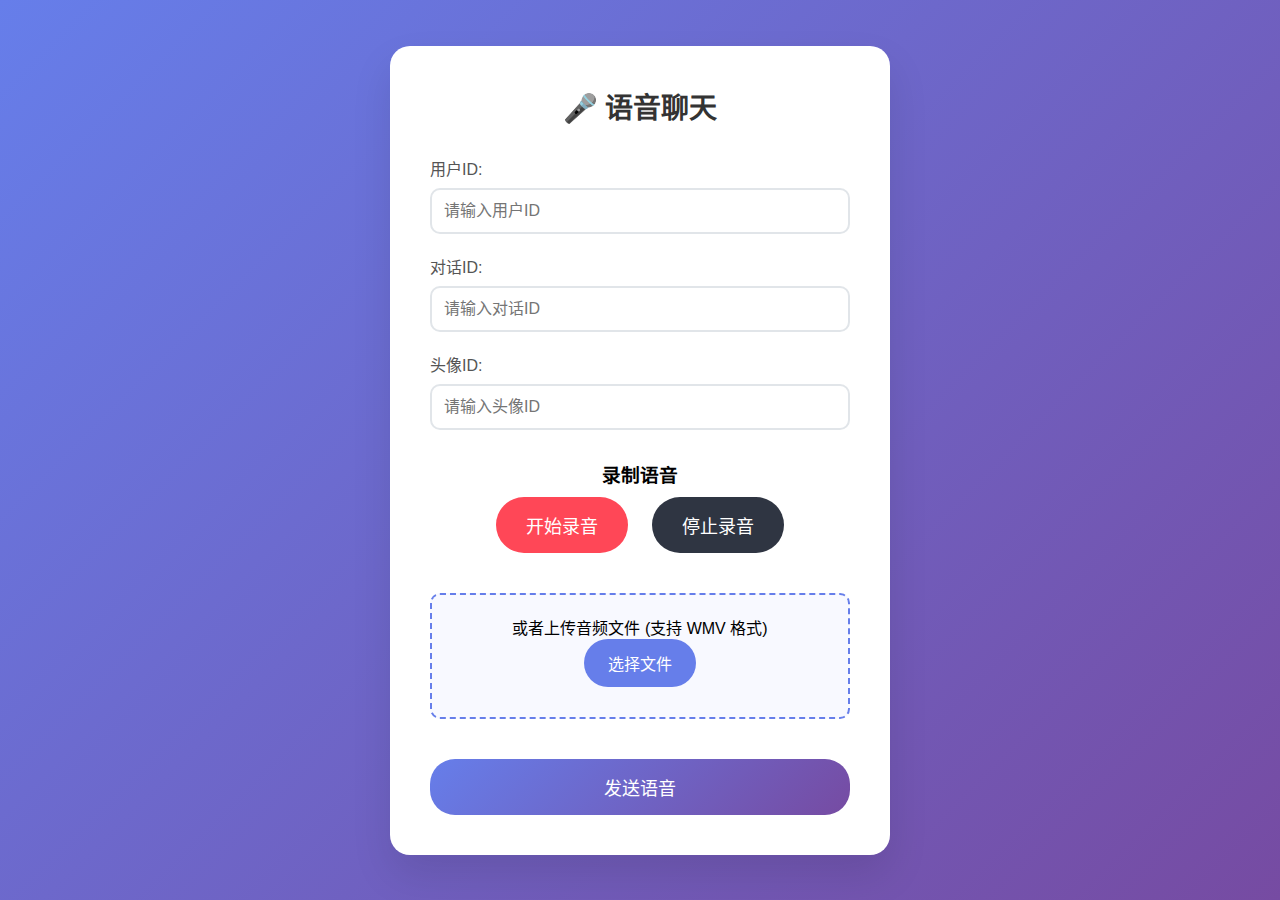
<file: docs/dev-ops/html/index.html>
<!DOCTYPE html>
<html lang="zh-CN">
<head>
    <meta charset="UTF-8">
    <meta name="viewport" content="width=device-width, initial-scale=1.0">
    <title>语音聊天 - JChat</title>
    <style>
        * {
            margin: 0;
            padding: 0;
            box-sizing: border-box;
        }

        body {
            font-family: 'Arial', sans-serif;
            background: linear-gradient(135deg, #667eea 0%, #764ba2 100%);
            min-height: 100vh;
            display: flex;
            justify-content: center;
            align-items: center;
        }

        .container {
            background: white;
            border-radius: 20px;
            padding: 40px;
            box-shadow: 0 20px 40px rgba(0, 0, 0, 0.1);
            max-width: 500px;
            width: 90%;
            text-align: center;
        }

        .title {
            color: #333;
            margin-bottom: 30px;
            font-size: 28px;
            font-weight: bold;
        }

        .form-group {
            margin-bottom: 20px;
            text-align: left;
        }

        .form-group label {
            display: block;
            margin-bottom: 8px;
            color: #555;
            font-weight: 500;
        }

        .form-group input {
            width: 100%;
            padding: 12px;
            border: 2px solid #e1e5e9;
            border-radius: 10px;
            font-size: 16px;
            transition: border-color 0.3s;
        }

        .form-group input:focus {
            outline: none;
            border-color: #667eea;
        }

        .audio-controls {
            margin: 30px 0;
        }

        .record-btn {
            background: #ff4757;
            color: white;
            border: none;
            padding: 15px 30px;
            border-radius: 50px;
            font-size: 18px;
            cursor: pointer;
            margin: 10px;
            transition: all 0.3s;
            min-width: 120px;
        }

        .record-btn:hover {
            background: #ff3742;
            transform: translateY(-2px);
        }

        .record-btn.recording {
            background: #ff6b7a;
            animation: pulse 1.5s infinite;
        }

        @keyframes pulse {
            0% { transform: scale(1); }
            50% { transform: scale(1.05); }
            100% { transform: scale(1); }
        }

        .stop-btn {
            background: #2f3542;
            color: white;
            border: none;
            padding: 15px 30px;
            border-radius: 50px;
            font-size: 18px;
            cursor: pointer;
            margin: 10px;
            transition: all 0.3s;
            min-width: 120px;
        }

        .stop-btn:hover {
            background: #1e2328;
            transform: translateY(-2px);
        }

        .file-upload {
            margin: 20px 0;
            padding: 20px;
            border: 2px dashed #667eea;
            border-radius: 10px;
            background: #f8f9ff;
        }

        .file-input {
            display: none;
        }

        .file-label {
            display: inline-block;
            padding: 12px 24px;
            background: #667eea;
            color: white;
            border-radius: 25px;
            cursor: pointer;
            transition: all 0.3s;
        }

        .file-label:hover {
            background: #5a67d8;
            transform: translateY(-2px);
        }

        .submit-btn {
            background: linear-gradient(135deg, #667eea 0%, #764ba2 100%);
            color: white;
            border: none;
            padding: 15px 40px;
            border-radius: 25px;
            font-size: 18px;
            cursor: pointer;
            margin-top: 20px;
            transition: all 0.3s;
            width: 100%;
        }

        .submit-btn:hover {
            transform: translateY(-2px);
            box-shadow: 0 10px 20px rgba(102, 126, 234, 0.3);
        }

        .submit-btn:disabled {
            background: #ccc;
            cursor: not-allowed;
            transform: none;
        }

        .audio-preview {
            margin: 20px 0;
            padding: 15px;
            background: #f8f9fa;
            border-radius: 10px;
            display: none;
        }

        .audio-preview audio {
            width: 100%;
            margin-top: 10px;
        }

        .status {
            margin: 15px 0;
            padding: 10px;
            border-radius: 5px;
            display: none;
        }

        .status.success {
            background: #d4edda;
            color: #155724;
            border: 1px solid #c3e6cb;
        }

        .status.error {
            background: #f8d7da;
            color: #721c24;
            border: 1px solid #f5c6cb;
        }

        .status.loading {
            background: #d1ecf1;
            color: #0c5460;
            border: 1px solid #bee5eb;
        }

        .recording-indicator {
            display: none;
            color: #ff4757;
            font-weight: bold;
            margin: 10px 0;
        }

        .recording-indicator.active {
            display: block;
        }

        .time-display {
            font-size: 18px;
            color: #333;
            margin: 10px 0;
        }
    </style>
</head>
<body>
<div class="container">
    <h1 class="title">🎤 语音聊天</h1>

    <form id="chatForm">
        <div class="form-group">
            <label for="userId">用户ID:</label>
            <input type="text" id="userId" name="userId" required placeholder="请输入用户ID">
        </div>

        <div class="form-group">
            <label for="chatId">对话ID:</label>
            <input type="text" id="chatId" name="chatId" required placeholder="请输入对话ID">
        </div>

        <div class="form-group">
            <label for="avatarId">头像ID:</label>
            <input type="text" id="avatarId" name="avatarId" required placeholder="请输入头像ID">
        </div>

        <div class="audio-controls">
            <h3>录制语音</h3>
            <div class="recording-indicator" id="recordingIndicator">
                🔴 正在录音... <span class="time-display" id="timeDisplay">00:00</span>
            </div>
            <button type="button" class="record-btn" id="recordBtn">开始录音</button>
            <button type="button" class="stop-btn" id="stopBtn" disabled>停止录音</button>
        </div>

        <div class="file-upload">
            <p>或者上传音频文件 (支持 WMV 格式)</p>
            <input type="file" id="audioFile" class="file-input" accept=".wmv,audio/*">
            <label for="audioFile" class="file-label">选择文件</label>
            <div id="fileName" style="margin-top: 10px; color: #666;"></div>
        </div>

        <div class="audio-preview" id="audioPreview">
            <p>音频预览:</p>
            <audio controls id="audioPlayer"></audio>
        </div>

        <div class="status" id="status"></div>

        <button type="submit" class="submit-btn" id="submitBtn">发送语音</button>
    </form>
</div>

<script>
    class VoiceChat {
        constructor() {
            this.mediaRecorder = null;
            this.audioChunks = [];
            this.recordedBlob = null;
            this.isRecording = false;
            this.recordingStartTime = null;
            this.timerInterval = null;

            this.initializeElements();
            this.bindEvents();
            this.checkMediaSupport();
        }

        initializeElements() {
            this.recordBtn = document.getElementById('recordBtn');
            this.stopBtn = document.getElementById('stopBtn');
            this.audioFile = document.getElementById('audioFile');
            this.audioPreview = document.getElementById('audioPreview');
            this.audioPlayer = document.getElementById('audioPlayer');
            this.submitBtn = document.getElementById('submitBtn');
            this.status = document.getElementById('status');
            this.fileName = document.getElementById('fileName');
            this.chatForm = document.getElementById('chatForm');
            this.recordingIndicator = document.getElementById('recordingIndicator');
            this.timeDisplay = document.getElementById('timeDisplay');
        }

        bindEvents() {
            this.recordBtn.addEventListener('click', () => this.startRecording());
            this.stopBtn.addEventListener('click', () => this.stopRecording());
            this.audioFile.addEventListener('change', (e) => this.handleFileSelect(e));
            this.chatForm.addEventListener('submit', (e) => this.handleSubmit(e));
        }

        checkMediaSupport() {
            if (!navigator.mediaDevices || !navigator.mediaDevices.getUserMedia) {
                this.showStatus('您的浏览器不支持录音功能，请使用现代浏览器', 'error');
                this.recordBtn.disabled = true;
            }
        }

        async startRecording() {
            try {
                const stream = await navigator.mediaDevices.getUserMedia({
                    audio: {
                        echoCancellation: true,
                        noiseSuppression: true,
                        sampleRate: 44100
                    }
                });

                this.mediaRecorder = new MediaRecorder(stream, {
                    mimeType: 'audio/webm;codecs=opus'
                });

                this.audioChunks = [];
                this.isRecording = true;
                this.recordingStartTime = Date.now();

                this.mediaRecorder.ondataavailable = (event) => {
                    if (event.data.size > 0) {
                        this.audioChunks.push(event.data);
                    }
                };

                this.mediaRecorder.onstop = () => {
                    this.recordedBlob = new Blob(this.audioChunks, { type: 'audio/webm' });
                    this.displayAudioPreview(this.recordedBlob);
                    stream.getTracks().forEach(track => track.stop());
                };

                this.mediaRecorder.start(100);
                this.updateRecordingUI(true);
                this.startTimer();
                this.showStatus('录音中...', 'loading');

            } catch (error) {
                console.error('录音失败:', error);
                this.showStatus('录音失败，请检查麦克风权限', 'error');
            }
        }

        stopRecording() {
            if (this.mediaRecorder && this.isRecording) {
                this.mediaRecorder.stop();
                this.isRecording = false;
                this.updateRecordingUI(false);
                this.stopTimer();
                this.showStatus('录音完成', 'success');
            }
        }

        startTimer() {
            this.timerInterval = setInterval(() => {
                if (this.recordingStartTime) {
                    const elapsed = Date.now() - this.recordingStartTime;
                    const minutes = Math.floor(elapsed / 60000);
                    const seconds = Math.floor((elapsed % 60000) / 1000);
                    this.timeDisplay.textContent =
                        `${minutes.toString().padStart(2, '0')}:${seconds.toString().padStart(2, '0')}`;
                }
            }, 1000);
        }

        stopTimer() {
            if (this.timerInterval) {
                clearInterval(this.timerInterval);
                this.timerInterval = null;
            }
            this.timeDisplay.textContent = '00:00';
        }

        updateRecordingUI(recording) {
            if (recording) {
                this.recordBtn.disabled = true;
                this.recordBtn.classList.add('recording');
                this.recordBtn.textContent = '录音中...';
                this.stopBtn.disabled = false;
                this.recordingIndicator.classList.add('active');
            } else {
                this.recordBtn.disabled = false;
                this.recordBtn.classList.remove('recording');
                this.recordBtn.textContent = '开始录音';
                this.stopBtn.disabled = true;
                this.recordingIndicator.classList.remove('active');
            }
        }

        handleFileSelect(event) {
            const file = event.target.files[0];
            if (file) {
                this.fileName.textContent = `已选择: ${file.name} (${(file.size / 1024 / 1024).toFixed(2)} MB)`;
                this.displayAudioPreview(file);
                this.recordedBlob = null; // 清除录音数据
            }
        }

        displayAudioPreview(audioBlob) {
            const url = URL.createObjectURL(audioBlob);
            this.audioPlayer.src = url;
            this.audioPreview.style.display = 'block';
        }

        async handleSubmit(event) {
            event.preventDefault();

            const userId = document.getElementById('userId').value;
            const chatId = document.getElementById('chatId').value;
            const avatarId = document.getElementById('avatarId').value;

            if (!userId || !chatId || !avatarId) {
                this.showStatus('请填写所有必填字段', 'error');
                return;
            }

            let audioFile = null;

            // 优先使用录音，其次使用上传的文件
            if (this.recordedBlob) {
                audioFile = new File([this.recordedBlob], 'recorded_audio.webm', {
                    type: 'audio/webm'
                });
            } else if (this.audioFile.files[0]) {
                audioFile = this.audioFile.files[0];
            } else {
                this.showStatus('请录制语音或上传音频文件', 'error');
                return;
            }

            await this.sendAudio(userId, chatId, avatarId, audioFile);
        }

        async sendAudio(userId, chatId, avatarId, audioFile) {
            const formData = new FormData();
            formData.append('userId', userId);
            formData.append('chatId', chatId);
            formData.append('avatarId', avatarId);
            formData.append('audio', audioFile);

            this.submitBtn.disabled = true;
            this.submitBtn.textContent = '发送中...';
            this.showStatus('正在发送语音...', 'loading');

            try {
                const response = await fetch('https://localhost:8080/j-chat/ai/chat/chat_stream', {
                    method: 'POST',
                    body: formData
                });

                if (response.ok) {
                    this.showStatus('语音发送成功！', 'success');
                    this.resetForm();
                } else {
                    const errorText = await response.text();
                    this.showStatus(`发送失败: ${response.status} - ${errorText}`, 'error');
                }
            } catch (error) {
                console.error('发送失败:', error);
                this.showStatus(`网络错误: ${error.message}`, 'error');
            } finally {
                this.submitBtn.disabled = false;
                this.submitBtn.textContent = '发送语音';
            }
        }

        resetForm() {
            this.recordedBlob = null;
            this.audioFile.value = '';
            this.fileName.textContent = '';
            this.audioPreview.style.display = 'none';
            this.audioPlayer.src = '';
        }

        showStatus(message, type) {
            this.status.textContent = message;
            this.status.className = `status ${type}`;
            this.status.style.display = 'block';

            if (type === 'success') {
                setTimeout(() => {
                    this.status.style.display = 'none';
                }, 3000);
            }
        }
    }

    // 初始化应用
    document.addEventListener('DOMContentLoaded', () => {
        new VoiceChat();
    });
</script>
</body>
</html>
</file>
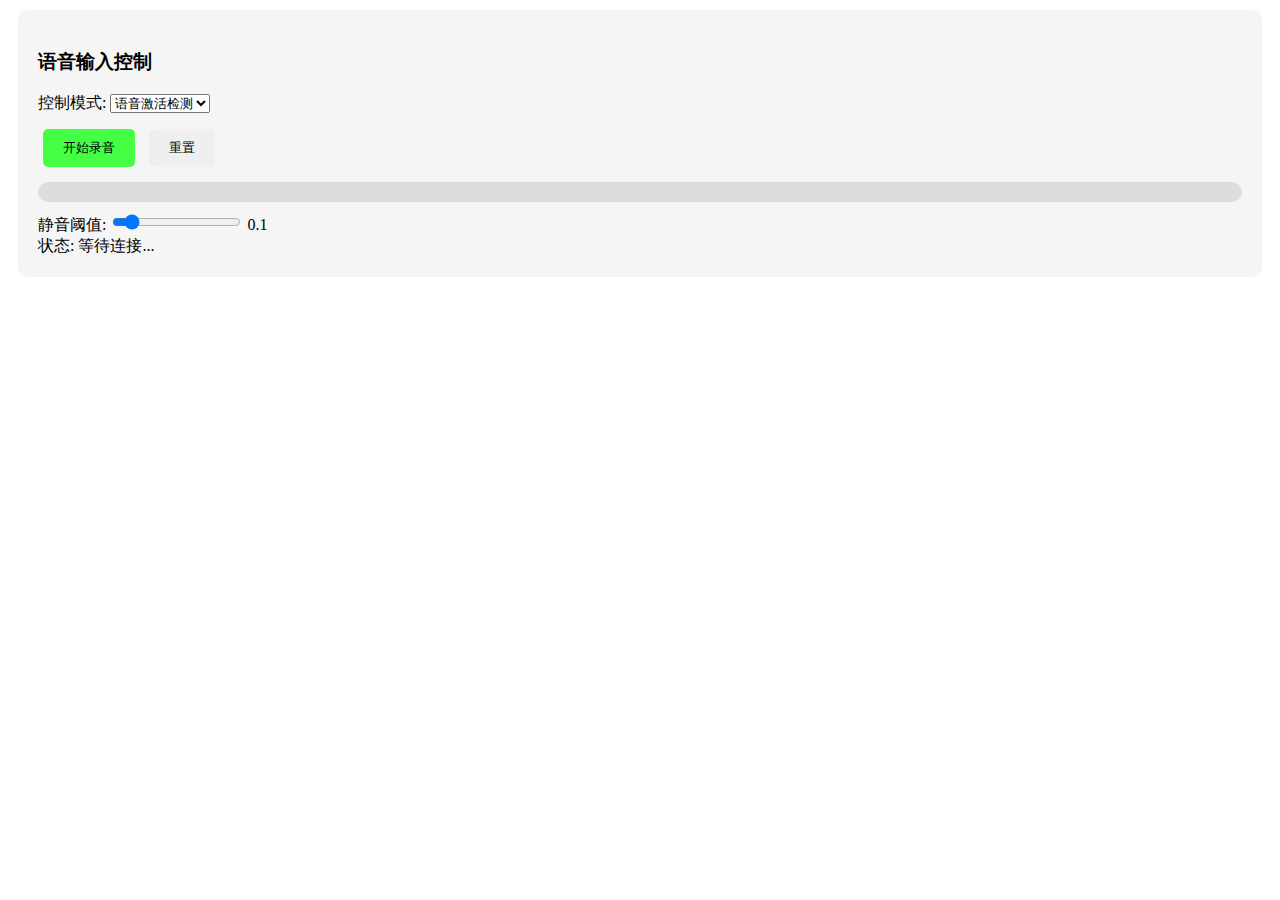
<file: docs/dev-ops/html/live-chat.html>
<!DOCTYPE html>
<html>
<head>
    <title>语音聊天控制面板</title>
    <style>
        .control-panel {
            padding: 20px;
            background: #f5f5f5;
            border-radius: 10px;
            margin: 10px;
        }
        .mode-selector {
            margin: 10px 0;
        }
        .button {
            padding: 10px 20px;
            margin: 5px;
            border: none;
            border-radius: 5px;
            cursor: pointer;
        }
        .recording {
            background: #ff4444;
            color: white;
        }
        .idle {
            background: #44ff44;
        }
        .vad-indicator {
            width: 100%;
            height: 20px;
            background: #ddd;
            border-radius: 10px;
            margin: 10px 0;
            overflow: hidden;
        }
        .vad-level {
            height: 100%;
            background: #44ff44;
            width: 0%;
            transition: width 0.1s;
        }
    </style>
</head>
<body>
    <div class="control-panel">
        <h3>语音输入控制</h3>

        <div class="mode-selector">
            <label>控制模式:</label>
            <select id="modeSelect">
                <option value="VOICE_ACTIVATED">语音激活检测</option>
                <option value="PUSH_TO_TALK">按键说话</option>
                <option value="ALWAYS_ON">持续监听</option>
            </select>
        </div>

        <div>
            <button id="recordButton" class="button idle">开始录音</button>
            <button id="resetButton" class="button">重置</button>
        </div>

        <div class="vad-indicator">
            <div id="vadLevel" class="vad-level"></div>
        </div>

        <div>
            <label>静音阈值:</label>
            <input type="range" id="thresholdSlider" min="0" max="1" step="0.01" value="0.1">
            <span id="thresholdValue">0.1</span>
        </div>

        <div id="status">状态: 等待连接...</div>
    </div>

    <script>
        class VoiceControlPanel {
            constructor() {
                this.websocket = null;
                this.isRecording = false;
                this.currentMode = 'VOICE_ACTIVATED';
                this.audioContext = null;
                this.analyser = null;

                this.initializeControls();
            }

            initializeControls() {
                // 模式选择
                document.getElementById('modeSelect').addEventListener('change', (e) => {
                    this.setControlMode(e.target.value);
                });

                // 录音按钮
                document.getElementById('recordButton').addEventListener('click', () => {
                    this.toggleRecording();
                });

                // 阈值滑块
                document.getElementById('thresholdSlider').addEventListener('input', (e) => {
                    const value = parseFloat(e.target.value);
                    document.getElementById('thresholdValue').textContent = value.toFixed(2);
                    this.setSilenceThreshold(value);
                });

                // 重置按钮
                document.getElementById('resetButton').addEventListener('click', () => {
                    this.sendControlCommand('RESET', '');
                });
            }

            async connect() {
                this.websocket = new WebSocket('ws://localhost:8080/voice-chat');
                this.websocket.binaryType = 'arraybuffer';

                this.websocket.onmessage = (event) => {
                    if (event.data instanceof ArrayBuffer) {
                        this.handleAudioResponse(event.data);
                    } else {
                        this.handleControlMessage(JSON.parse(event.data));
                    }
                };

                this.websocket.onopen = () => {
                    this.updateStatus('已连接');
                    this.initializeAudio();
                };
            }

            setControlMode(mode) {
                this.currentMode = mode;
                this.sendControlCommand('SET_MODE', mode);

                // 更新UI
                if (mode === 'PUSH_TO_TALK') {
                    document.getElementById('recordButton').style.display = 'block';
                } else {
                    document.getElementById('recordButton').style.display = 'none';
                }
            }

            setSilenceThreshold(threshold) {
                this.sendControlCommand('SET_THRESHOLD', threshold.toString());
            }

            toggleRecording() {
                if (this.isRecording) {
                    this.stopRecording();
                } else {
                    this.startRecording();
                }
            }

            startRecording() {
                this.isRecording = true;
                this.sendControlCommand('START_RECORDING', '');
                document.getElementById('recordButton').textContent = '停止录音';
                document.getElementById('recordButton').className = 'button recording';
            }

            stopRecording() {
                this.isRecording = false;
                this.sendControlCommand('STOP_RECORDING', '');
                document.getElementById('recordButton').textContent = '开始录音';
                document.getElementById('recordButton').className = 'button idle';
            }

            sendControlCommand(type, data) {
                if (this.websocket && this.websocket.readyState === WebSocket.OPEN) {
                    const command = {
                        type: type,
                        data: data,
                        timestamp: Date.now()
                    };
                    this.websocket.send(JSON.stringify(command));
                }
            }

            handleControlMessage(message) {
                switch (message.type) {
                    case 'RECORDING_STARTED':
                        this.updateStatus('录音中...');
                        break;
                    case 'RECORDING_STOPPED':
                        this.updateStatus('录音停止');
                        break;
                    case 'VOICE_ACTIVITY':
                        this.updateVadIndicator(message.data.level);
                        break;
                    case 'ERROR':
                        console.error('控制错误:', message.message);
                        break;
                }
            }

            updateVadIndicator(level) {
                const indicator = document.getElementById('vadLevel');
                indicator.style.width = (level * 100) + '%';

                // 根据级别改变颜色
                if (level > 0.7) {
                    indicator.style.background = '#ff4444';
                } else if (level > 0.3) {
                    indicator.style.background = '#ffaa00';
                } else {
                    indicator.style.background = '#44ff44';
                }
            }

            updateStatus(message) {
                document.getElementById('status').textContent = '状态: ' + message;
            }

            // 音频处理和可视化代码...
        }

        // 初始化控制面板
        const controlPanel = new VoiceControlPanel();
        controlPanel.connect();
    </script>
</body>
</html>
</file>
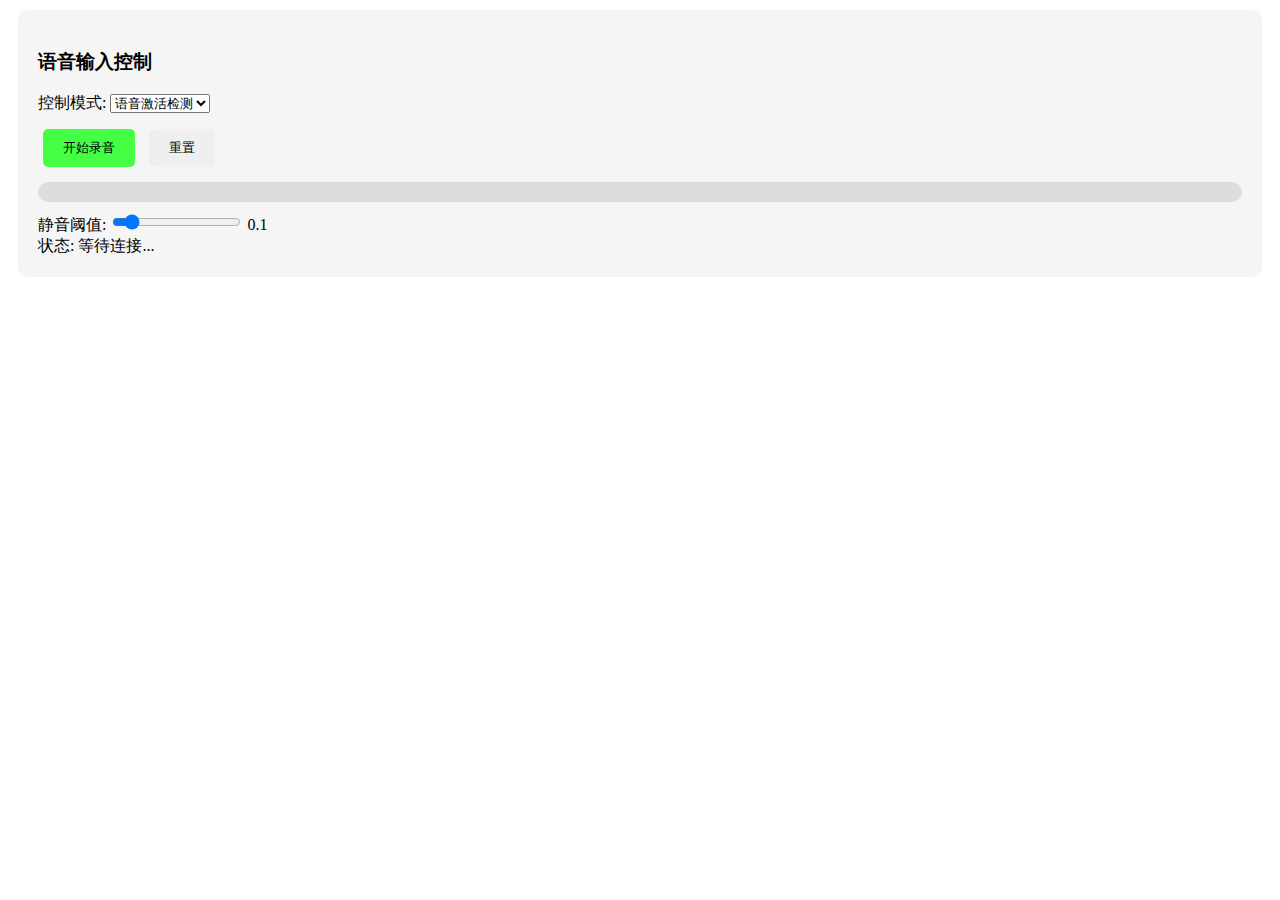
<file: docs/dev-ops/html/live.html>
﻿<!DOCTYPE html>
<html>
<head>
    <title>语音聊天控制面板</title>
    <style>
        .control-panel {
            padding: 20px;
            background: #f5f5f5;
            border-radius: 10px;
            margin: 10px;
        }
        .mode-selector {
            margin: 10px 0;
        }
        .button {
            padding: 10px 20px;
            margin: 5px;
            border: none;
            border-radius: 5px;
            cursor: pointer;
        }
        .recording {
            background: #ff4444;
            color: white;
        }
        .idle {
            background: #44ff44;
        }
        .vad-indicator {
            width: 100%;
            height: 20px;
            background: #ddd;
            border-radius: 10px;
            margin: 10px 0;
            overflow: hidden;
        }
        .vad-level {
            height: 100%;
            background: #44ff44;
            width: 0%;
            transition: width 0.1s;
        }
    </style>
</head>
<body>
<div class="control-panel">
    <h3>语音输入控制</h3>

    <div class="mode-selector">
        <label>控制模式:</label>
        <select id="modeSelect">
            <option value="VOICE_ACTIVATED">语音激活检测</option>
            <option value="PUSH_TO_TALK">按键说话</option>
            <option value="ALWAYS_ON">持续监听</option>
        </select>
    </div>

    <div>
        <button id="recordButton" class="button idle">开始录音</button>
        <button id="resetButton" class="button">重置</button>
    </div>

    <div class="vad-indicator">
        <div id="vadLevel" class="vad-level"></div>
    </div>

    <div>
        <label>静音阈值:</label>
        <input type="range" id="thresholdSlider" min="0" max="1" step="0.01" value="0.1">
        <span id="thresholdValue">0.1</span>
    </div>

    <div id="status">状态: 等待连接...</div>
</div>

<script>
    class VoiceControlPanel {
        constructor() {
            this.websocket = null;
            this.isRecording = false;
            this.currentMode = 'VOICE_ACTIVATED';
            this.audioContext = null;
            this.analyser = null;

            this.initializeControls();
        }

        initializeControls() {
            // 模式选择
            document.getElementById('modeSelect').addEventListener('change', (e) => {
                this.setControlMode(e.target.value);
            });

            // 录音按钮
            document.getElementById('recordButton').addEventListener('click', () => {
                this.toggleRecording();
            });

            // 阈值滑块
            document.getElementById('thresholdSlider').addEventListener('input', (e) => {
                const value = parseFloat(e.target.value);
                document.getElementById('thresholdValue').textContent = value.toFixed(2);
                this.setSilenceThreshold(value);
            });

            // 重置按钮
            document.getElementById('resetButton').addEventListener('click', () => {
                this.sendControlCommand('RESET', '');
            });
        }

        async connect() {
            this.websocket = new WebSocket('ws://localhost:8080/voice-chat');
            this.websocket.binaryType = 'arraybuffer';

            this.websocket.onmessage = (event) => {
                if (event.data instanceof ArrayBuffer) {
                    this.handleAudioResponse(event.data);
                } else {
                    this.handleControlMessage(JSON.parse(event.data));
                }
            };

            this.websocket.onopen = () => {
                this.updateStatus('已连接');
                this.initializeAudio();
            };
        }

        setControlMode(mode) {
            this.currentMode = mode;
            this.sendControlCommand('SET_MODE', mode);

            // 更新UI
            if (mode === 'PUSH_TO_TALK') {
                document.getElementById('recordButton').style.display = 'block';
            } else {
                document.getElementById('recordButton').style.display = 'none';
            }
        }

        setSilenceThreshold(threshold) {
            this.sendControlCommand('SET_THRESHOLD', threshold.toString());
        }

        toggleRecording() {
            if (this.isRecording) {
                this.stopRecording();
            } else {
                this.startRecording();
            }
        }

        startRecording() {
            this.isRecording = true;
            this.sendControlCommand('START_RECORDING', '');
            document.getElementById('recordButton').textContent = '停止录音';
            document.getElementById('recordButton').className = 'button recording';
        }

        stopRecording() {
            this.isRecording = false;
            this.sendControlCommand('STOP_RECORDING', '');
            document.getElementById('recordButton').textContent = '开始录音';
            document.getElementById('recordButton').className = 'button idle';
        }

        sendControlCommand(type, data) {
            if (this.websocket && this.websocket.readyState === WebSocket.OPEN) {
                const command = {
                    type: type,
                    data: data,
                    timestamp: Date.now()
                };
                this.websocket.send(JSON.stringify(command));
            }
        }

        handleControlMessage(message) {
            switch (message.type) {
                case 'RECORDING_STARTED':
                    this.updateStatus('录音中...');
                    break;
                case 'RECORDING_STOPPED':
                    this.updateStatus('录音停止');
                    break;
                case 'VOICE_ACTIVITY':
                    this.updateVadIndicator(message.data.level);
                    break;
                case 'ERROR':
                    console.error('控制错误:', message.message);
                    break;
            }
        }

        updateVadIndicator(level) {
            const indicator = document.getElementById('vadLevel');
            indicator.style.width = (level * 100) + '%';

            // 根据级别改变颜色
            if (level > 0.7) {
                indicator.style.background = '#ff4444';
            } else if (level > 0.3) {
                indicator.style.background = '#ffaa00';
            } else {
                indicator.style.background = '#44ff44';
            }
        }

        updateStatus(message) {
            document.getElementById('status').textContent = '状态: ' + message;
        }

        // 音频处理和可视化代码...
    }

    // 初始化控制面板
    const controlPanel = new VoiceControlPanel();
    controlPanel.connect();
</script>
</body>
</html>
</file>
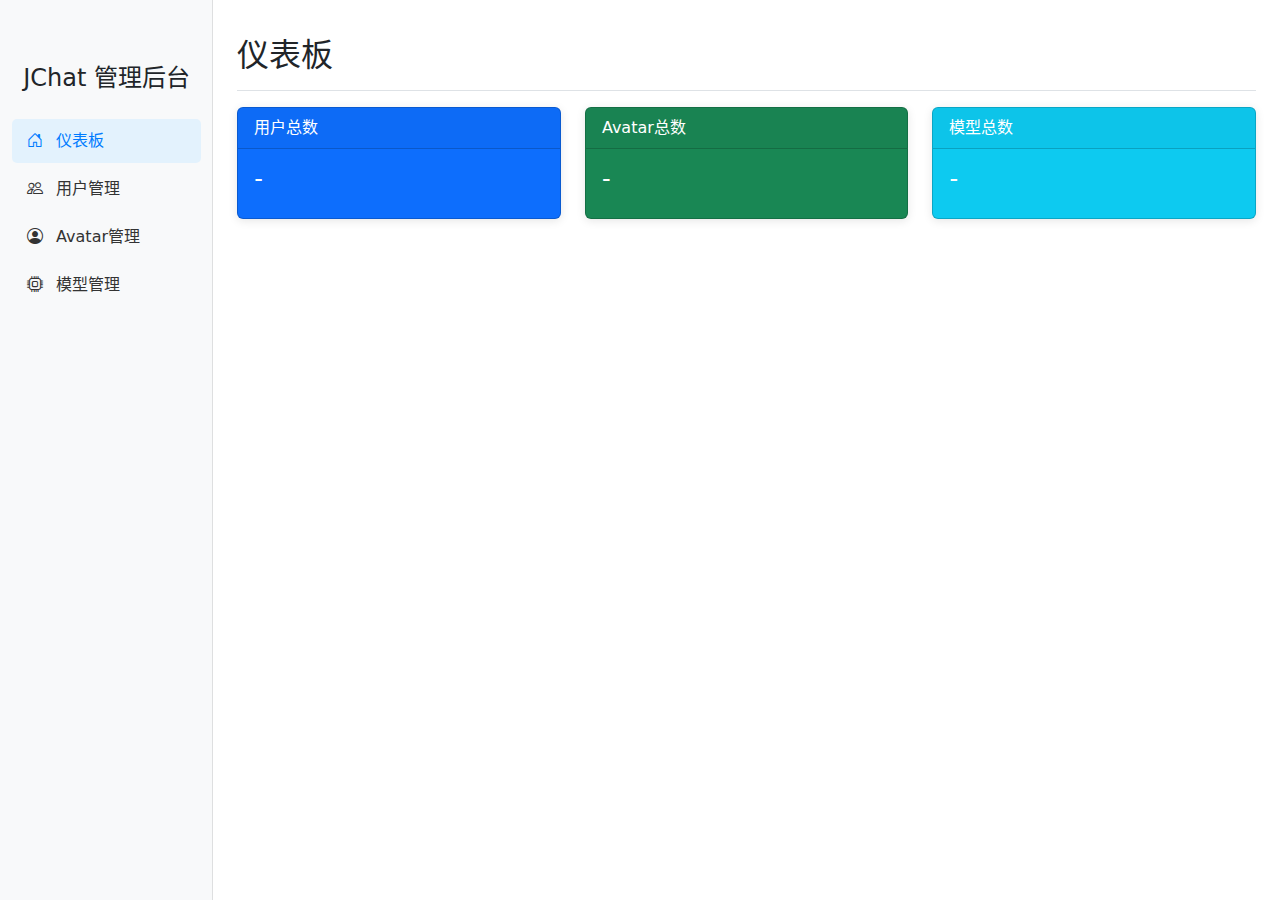
<file: docs/dev-ops/live/admin.html>
<!DOCTYPE html>
<html lang="zh-CN">
<head>
    <meta charset="UTF-8">
    <meta name="viewport" content="width=device-width, initial-scale=1.0">
    <title>JChat 管理后台</title>
    <link rel="stylesheet" href="css/admin.css">
    <link href="https://cdn.jsdelivr.net/npm/bootstrap@5.1.3/dist/css/bootstrap.min.css" rel="stylesheet">
    <link href="https://cdn.jsdelivr.net/npm/bootstrap-icons@1.7.2/font/bootstrap-icons.css" rel="stylesheet">
</head>
<body>
    <div class="container-fluid">
        <div class="row">
            <!-- 侧边栏 -->
            <nav class="col-md-3 col-lg-2 d-md-block bg-light sidebar">
                <div class="position-sticky pt-3">
                    <h4 class="text-center mb-4">JChat 管理后台</h4>
                    <ul class="nav flex-column">
                        <li class="nav-item">
                            <a class="nav-link active" href="#" onclick="showSection('dashboard')">
                                <i class="bi bi-house-door"></i> 仪表板
                            </a>
                        </li>
                        <li class="nav-item">
                            <a class="nav-link" href="#" onclick="showSection('users')">
                                <i class="bi bi-people"></i> 用户管理
                            </a>
                        </li>
                        <li class="nav-item">
                            <a class="nav-link" href="#" onclick="showSection('avatars')">
                                <i class="bi bi-person-circle"></i> Avatar管理
                            </a>
                        </li>
                        <li class="nav-item">
                            <a class="nav-link" href="#" onclick="showSection('models')">
                                <i class="bi bi-cpu"></i> 模型管理
                            </a>
                        </li>
                    </ul>
                </div>
            </nav>

            <!-- 主内容区 -->
            <main class="col-md-9 ms-sm-auto col-lg-10 px-md-4">
                <!-- 仪表板 -->
                <div id="dashboard" class="content-section">
                    <div class="d-flex justify-content-between flex-wrap flex-md-nowrap align-items-center pt-3 pb-2 mb-3 border-bottom">
                        <h1 class="h2">仪表板</h1>
                    </div>
                    <div class="row">
                        <div class="col-md-4">
                            <div class="card text-white bg-primary mb-3">
                                <div class="card-header">用户总数</div>
                                <div class="card-body">
                                    <h4 class="card-title" id="userCount">-</h4>
                                </div>
                            </div>
                        </div>
                        <div class="col-md-4">
                            <div class="card text-white bg-success mb-3">
                                <div class="card-header">Avatar总数</div>
                                <div class="card-body">
                                    <h4 class="card-title" id="avatarCount">-</h4>
                                </div>
                            </div>
                        </div>
                        <div class="col-md-4">
                            <div class="card text-white bg-info mb-3">
                                <div class="card-header">模型总数</div>
                                <div class="card-body">
                                    <h4 class="card-title" id="modelCount">-</h4>
                                </div>
                            </div>
                        </div>
                    </div>
                </div>

                <!-- 用户管理 -->
                <div id="users" class="content-section" style="display: none;">
                    <div class="d-flex justify-content-between flex-wrap flex-md-nowrap align-items-center pt-3 pb-2 mb-3 border-bottom">
                        <h1 class="h2">用户管理</h1>
                        <button class="btn btn-primary" onclick="showUserModal()">
                            <i class="bi bi-plus"></i> 添加用户
                        </button>
                    </div>
                    <div class="table-responsive">
                        <table class="table table-striped table-sm">
                            <thead>
                                <tr>
                                    <th>ID</th>
                                    <th>名称</th>
                                    <th>UUID</th>
                                    <th>性别</th>
                                    <th>年龄</th>
                                    <th>创建时间</th>
                                    <th>操作</th>
                                </tr>
                            </thead>
                            <tbody id="userTableBody">
                            </tbody>
                        </table>
                    </div>
                </div>

                <!-- Avatar管理 -->
                <div id="avatars" class="content-section" style="display: none;">
                    <div class="d-flex justify-content-between flex-wrap flex-md-nowrap align-items-center pt-3 pb-2 mb-3 border-bottom">
                        <h1 class="h2">Avatar管理</h1>
                        <button class="btn btn-primary" onclick="showAvatarModal()">
                            <i class="bi bi-plus"></i> 添加Avatar
                        </button>
                    </div>
                    <div class="table-responsive">
                        <table class="table table-striped table-sm">
                            <thead>
                                <tr>
                                    <th>ID</th>
                                    <th>名称</th>
                                    <th>描述</th>
                                    <th>分类</th>
                                    <th>模型ID</th>
                                    <th>音色</th>
                                    <th>创建时间</th>
                                    <th>操作</th>
                                </tr>
                            </thead>
                            <tbody id="avatarTableBody">
                            </tbody>
                        </table>
                    </div>
                </div>

                <!-- 模型管理 -->
                <div id="models" class="content-section" style="display: none;">
                    <div class="d-flex justify-content-between flex-wrap flex-md-nowrap align-items-center pt-3 pb-2 mb-3 border-bottom">
                        <h1 class="h2">模型管理</h1>
                        <button class="btn btn-primary" onclick="showModelModal()">
                            <i class="bi bi-plus"></i> 添加模型
                        </button>
                    </div>
                    <div class="table-responsive">
                        <table class="table table-striped table-sm">
                            <thead>
                                <tr>
                                    <th>ID</th>
                                    <th>模型名称</th>
                                    <th>基础URL</th>
                                    <th>API密钥</th>
                                    <th>完成路径</th>
                                    <th>模型版本</th>
                                    <th>创建时间</th>
                                    <th>操作</th>
                                </tr>
                            </thead>
                            <tbody id="modelTableBody">
                            </tbody>
                        </table>
                    </div>
                </div>
            </main>
        </div>
    </div>

    <!-- 用户模态框 -->
    <div class="modal fade" id="userModal" tabindex="-1">
        <div class="modal-dialog">
            <div class="modal-content">
                <div class="modal-header">
                    <h5 class="modal-title" id="userModalTitle">添加用户</h5>
                    <button type="button" class="btn-close" data-bs-dismiss="modal"></button>
                </div>
                <div class="modal-body">
                    <form id="userForm">
                        <input type="hidden" id="userId">
                        <div class="mb-3">
                            <label for="userName" class="form-label">用户名称</label>
                            <input type="number" class="form-control" id="userName" required>
                        </div>
                        <div class="mb-3">
                            <label for="userUuid" class="form-label">UUID</label>
                            <input type="text" class="form-control" id="userUuid" required>
                        </div>
                        <div class="mb-3">
                            <label for="userSex" class="form-label">性别</label>
                            <select class="form-control" id="userSex">
                                <option value="0">未设置</option>
                                <option value="1">男生</option>
                                <option value="2">女生</option>
                            </select>
                        </div>
                        <div class="mb-3">
                            <label for="userAge" class="form-label">年龄</label>
                            <input type="number" class="form-control" id="userAge">
                        </div>
                    </form>
                </div>
                <div class="modal-footer">
                    <button type="button" class="btn btn-secondary" data-bs-dismiss="modal">取消</button>
                    <button type="button" class="btn btn-primary" onclick="saveUser()">保存</button>
                </div>
            </div>
        </div>
    </div>

    <!-- Avatar模态框 -->
    <div class="modal fade" id="avatarModal" tabindex="-1">
        <div class="modal-dialog modal-lg">
            <div class="modal-content">
                <div class="modal-header">
                    <h5 class="modal-title" id="avatarModalTitle">添加Avatar</h5>
                    <button type="button" class="btn-close" data-bs-dismiss="modal"></button>
                </div>
                <div class="modal-body">
                    <form id="avatarForm">
                        <input type="hidden" id="avatarId">
                        <div class="mb-3">
                            <label for="avatarName" class="form-label">名称</label>
                            <input type="text" class="form-control" id="avatarName" required>
                        </div>
                        <div class="mb-3">
                            <label for="avatarDescription" class="form-label">描述</label>
                            <textarea class="form-control" id="avatarDescription" rows="3"></textarea>
                        </div>
                        <div class="mb-3">
                            <label for="avatarCategory" class="form-label">分类</label>
                            <input type="text" class="form-control" id="avatarCategory">
                        </div>
                        <div class="mb-3">
                            <label for="avatarModelId" class="form-label">模型</label>
                            <select class="form-control" id="avatarModelId" required>
                                <option value="">请选择模型</option>
                            </select>
                        </div>
                        <div class="mb-3">
                            <label for="avatarVoice" class="form-label">音色</label>
                            <select class="form-control" id="avatarVoice" required>
                                <option value="">请选择音色</option>
                            </select>
                        </div>
                        <div class="mb-3">
                            <label for="avatarSystemPrompt" class="form-label">系统提示词</label>
                            <textarea class="form-control" id="avatarSystemPrompt" rows="5"></textarea>
                        </div>
                    </form>
                </div>
                <div class="modal-footer">
                    <button type="button" class="btn btn-secondary" data-bs-dismiss="modal">取消</button>
                    <button type="button" class="btn btn-primary" onclick="saveAvatar()">保存</button>
                </div>
            </div>
        </div>
    </div>

    <!-- 模型模态框 -->
    <div class="modal fade" id="modelModal" tabindex="-1">
        <div class="modal-dialog modal-lg">
            <div class="modal-content">
                <div class="modal-header">
                    <h5 class="modal-title" id="modelModalTitle">添加模型</h5>
                    <button type="button" class="btn-close" data-bs-dismiss="modal"></button>
                </div>
                <div class="modal-body">
                    <form id="modelForm">
                        <input type="hidden" id="modelId">
                        <div class="mb-3">
                            <label for="modelName" class="form-label">模型名称</label>
                            <input type="text" class="form-control" id="modelName" required>
                        </div>
                        <div class="mb-3">
                            <label for="modelBaseUrl" class="form-label">基础URL</label>
                            <input type="text" class="form-control" id="modelBaseUrl" required>
                        </div>
                        <div class="mb-3">
                            <label for="modelApiKey" class="form-label">API密钥</label>
                            <input type="text" class="form-control" id="modelApiKey" required>
                        </div>
                        <div class="mb-3">
                            <label for="modelCompletionsPath" class="form-label">完成路径</label>
                            <input type="text" class="form-control" id="modelCompletionsPath">
                        </div>
                        <div class="mb-3">
                            <label for="modelVersion" class="form-label">模型版本</label>
                            <input type="text" class="form-control" id="modelVersion">
                        </div>
                    </form>
                </div>
                <div class="modal-footer">
                    <button type="button" class="btn btn-secondary" data-bs-dismiss="modal">取消</button>
                    <button type="button" class="btn btn-primary" onclick="saveModel()">保存</button>
                </div>
            </div>
        </div>
    </div>

    <script src="https://cdn.jsdelivr.net/npm/bootstrap@5.1.3/dist/js/bootstrap.bundle.min.js"></script>
    <script src="js/admin.js"></script>
</body>
</html>
</file>
<file: docs/dev-ops/live/css/admin.css>
/* 管理后台样式 */
body {
    font-size: 0.875rem;
}

.sidebar {
    position: fixed;
    top: 0;
    bottom: 0;
    left: 0;
    z-index: 100;
    padding: 48px 0 0;
    box-shadow: inset -1px 0 0 rgba(0, 0, 0, .1);
}

.sidebar-sticky {
    position: relative;
    top: 0;
    height: calc(100vh - 48px);
    padding-top: .5rem;
    overflow-x: hidden;
    overflow-y: auto;
}

.sidebar .nav-link {
    font-weight: 500;
    color: #333;
    padding: 10px 15px;
    margin: 2px 0;
    border-radius: 5px;
    transition: all 0.3s ease;
}

.sidebar .nav-link:hover {
    color: #007bff;
    background-color: #f8f9fa;
}

.sidebar .nav-link.active {
    color: #007bff;
    background-color: #e3f2fd;
}

.sidebar .nav-link i {
    margin-right: 8px;
}

main {
    margin-left: 240px;
    padding-top: 20px;
}

.content-section {
    animation: fadeIn 0.3s ease-in;
}

@keyframes fadeIn {
    from { opacity: 0; transform: translateY(10px); }
    to { opacity: 1; transform: translateY(0); }
}

.table th {
    border-top: none;
    font-weight: 600;
    background-color: #f8f9fa;
}

.btn {
    border-radius: 5px;
    font-weight: 500;
}

.card {
    border: none;
    border-radius: 10px;
    box-shadow: 0 2px 10px rgba(0,0,0,0.1);
    transition: transform 0.2s ease;
}

.card:hover {
    transform: translateY(-2px);
}

.modal-content {
    border: none;
    border-radius: 10px;
    box-shadow: 0 10px 30px rgba(0,0,0,0.2);
}

.modal-header {
    border-bottom: 1px solid #e9ecef;
    background-color: #f8f9fa;
    border-radius: 10px 10px 0 0;
}

.form-control {
    border-radius: 5px;
    border: 1px solid #ddd;
    transition: border-color 0.3s ease;
}

.form-control:focus {
    border-color: #007bff;
    box-shadow: 0 0 0 0.2rem rgba(0,123,255,.25);
}

.table-responsive {
    border-radius: 10px;
    overflow: hidden;
    box-shadow: 0 2px 10px rgba(0,0,0,0.1);
}

.btn-sm {
    padding: 0.25rem 0.5rem;
    font-size: 0.75rem;
    margin: 0 2px;
}

/* 响应式设计 */
@media (max-width: 768px) {
    .sidebar {
        position: static;
        height: auto;
        padding: 0;
    }
    
    main {
        margin-left: 0;
    }
}

/* 状态指示器 */
.status-indicator {
    display: inline-block;
    width: 8px;
    height: 8px;
    border-radius: 50%;
    margin-right: 5px;
}

.status-active {
    background-color: #28a745;
}

.status-inactive {
    background-color: #dc3545;
}

/* 加载动画 */
.loading {
    display: inline-block;
    width: 20px;
    height: 20px;
    border: 3px solid #f3f3f3;
    border-top: 3px solid #007bff;
    border-radius: 50%;
    animation: spin 1s linear infinite;
}

@keyframes spin {
    0% { transform: rotate(0deg); }
    100% { transform: rotate(360deg); }
}

/* 工具提示 */
.tooltip-inner {
    background-color: #333;
    color: white;
    border-radius: 4px;
    padding: 5px 10px;
    font-size: 12px;
}

/* 搜索框样式 */
.search-box {
    position: relative;
    margin-bottom: 20px;
}

.search-box input {
    padding-left: 40px;
}

.search-box i {
    position: absolute;
    left: 12px;
    top: 50%;
    transform: translateY(-50%);
    color: #6c757d;
}
</file>
